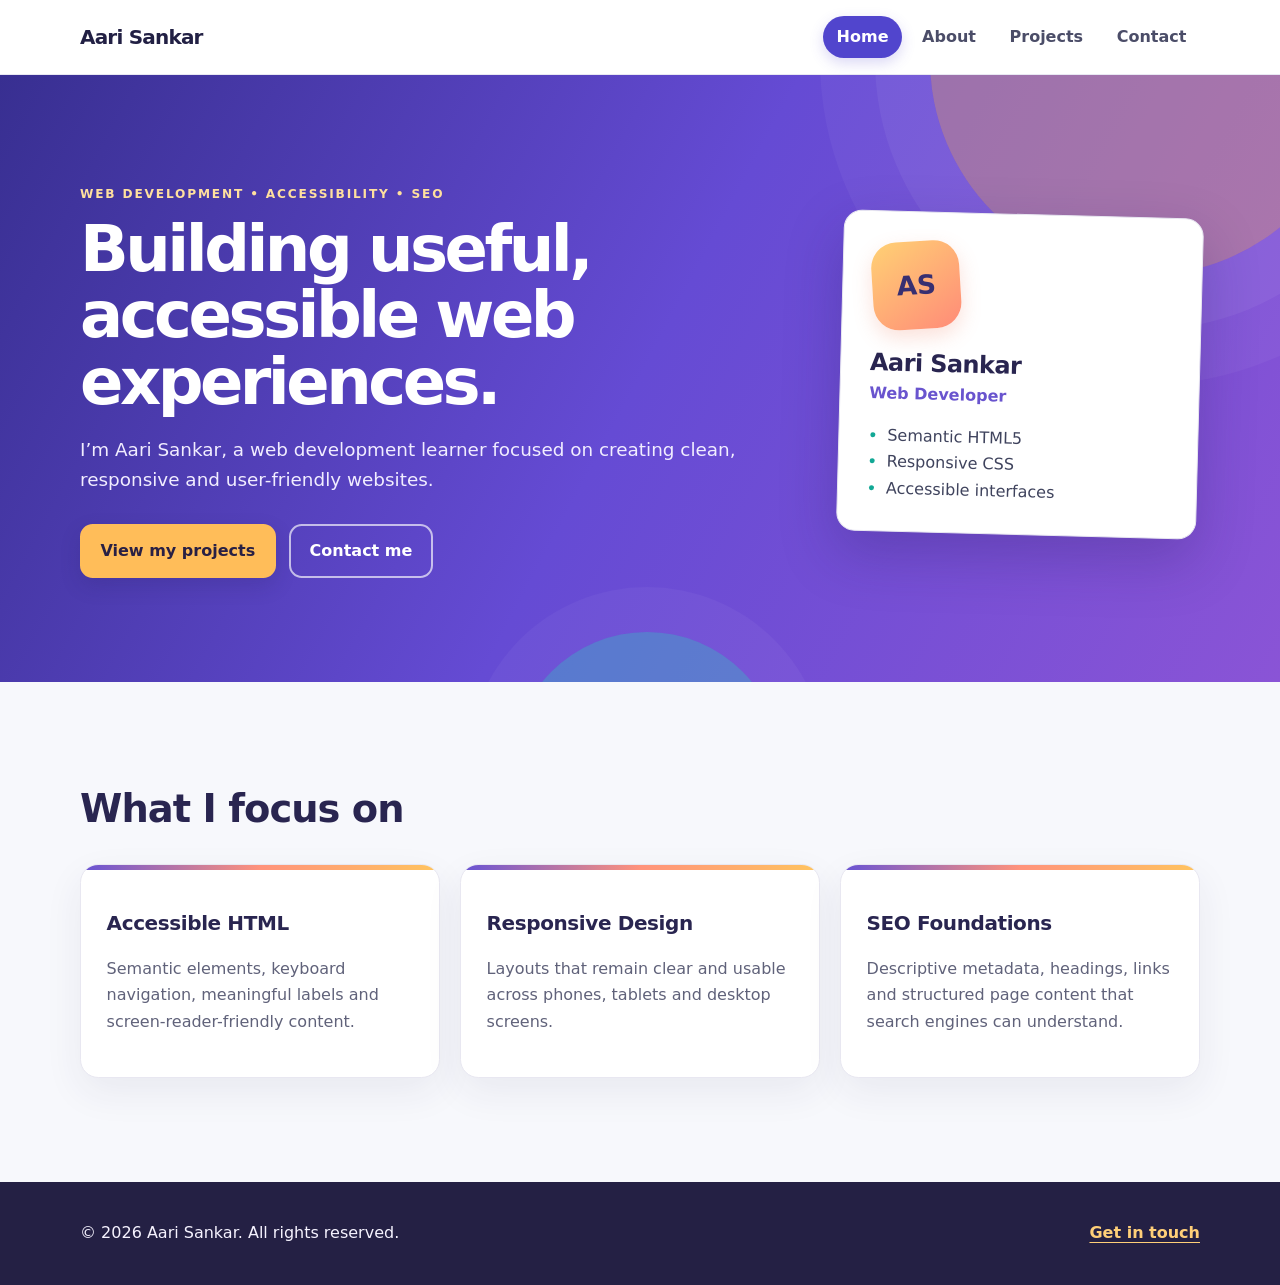
<file: index.html>
<!doctype html>
<html lang="en">
<head>
  <meta charset="utf-8">
  <meta name="viewport" content="width=device-width, initial-scale=1">
  <meta name="description" content="Aari Sankar's accessible personal portfolio showcasing web development projects, skills, and contact information.">
  <meta name="author" content="Aari Sankar">
  <meta name="robots" content="index, follow">
  <link rel="canonical" href="https://example.com/">
  <link rel="stylesheet" href="assets/style.css">
  <title>Aari Sankar | Web Developer Portfolio</title>
</head>
<body>
<a class="skip-link" href="#main-content">Skip to main content</a>
<header class="site-header">
  <div class="container header-inner">
    <a class="brand" href="index.html" aria-label="Aari Sankar home">Aari Sankar</a>
    <nav aria-label="Primary navigation">
      <ul class="nav-list">
        <li><a aria-current="page" href="index.html">Home</a></li>
        <li><a href="about.html">About</a></li>
        <li><a href="projects.html">Projects</a></li>
        <li><a href="contact.html">Contact</a></li>
      </ul>
    </nav>
  </div>
</header>

<main id="main-content">
  <section class="hero" aria-labelledby="hero-title">
    <div class="container hero-grid">
      <div>
        <p class="eyebrow">WEB DEVELOPMENT • ACCESSIBILITY • SEO</p>
        <h1 id="hero-title">Building useful, accessible web experiences.</h1>
        <p class="lead">I’m Aari Sankar, a web development learner focused on creating clean, responsive and user-friendly websites.</p>
        <div class="actions">
          <a class="button" href="projects.html">View my projects</a>
          <a class="button button-secondary" href="contact.html">Contact me</a>
        </div>
      </div>
      <aside class="profile-card" aria-label="Profile summary">
        <div class="avatar" aria-hidden="true">AS</div>
        <h2>Aari Sankar</h2>
        <p>Web Developer</p>
        <ul>
          <li>Semantic HTML5</li>
          <li>Responsive CSS</li>
          <li>Accessible interfaces</li>
        </ul>
      </aside>
    </div>
  </section>

  <section class="section" aria-labelledby="focus-title">
    <div class="container">
      <h2 id="focus-title">What I focus on</h2>
      <div class="cards">
        <article class="card">
          <h3>Accessible HTML</h3>
          <p>Semantic elements, keyboard navigation, meaningful labels and screen-reader-friendly content.</p>
        </article>
        <article class="card">
          <h3>Responsive Design</h3>
          <p>Layouts that remain clear and usable across phones, tablets and desktop screens.</p>
        </article>
        <article class="card">
          <h3>SEO Foundations</h3>
          <p>Descriptive metadata, headings, links and structured page content that search engines can understand.</p>
        </article>
      </div>
    </div>
  </section>
</main>

<footer class="site-footer">
  <div class="container footer-inner">
    <p>&copy; <span id="year">2026</span> Aari Sankar. All rights reserved.</p>
    <a href="contact.html">Get in touch</a>
  </div>
</footer>
<script src="assets/script.js" defer></script>
</body>
</html>
</file>
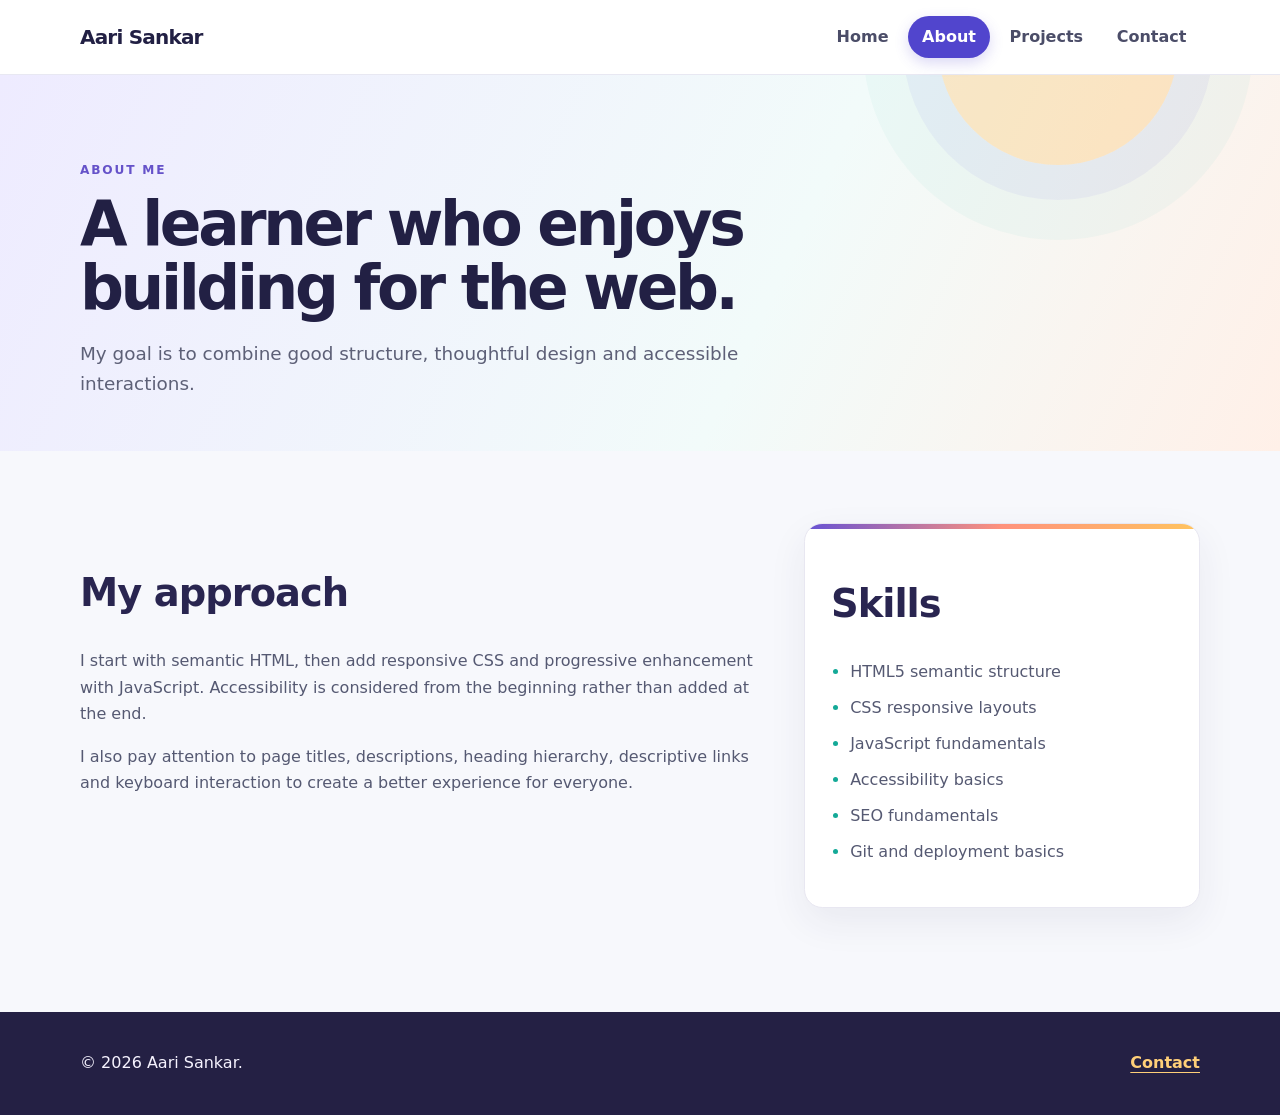
<file: about.html>
<!doctype html>
<html lang="en">
<head>
  <meta charset="utf-8">
  <meta name="viewport" content="width=device-width, initial-scale=1">
  <meta name="description" content="Learn about Aari Sankar, a web development learner interested in accessible and modern websites.">
  <meta name="author" content="Aari Sankar">
  <meta name="robots" content="index, follow">
  <link rel="canonical" href="https://example.com/about.html">
  <link rel="stylesheet" href="assets/style.css">
  <title>About | Aari Sankar</title>
</head>
<body>
<a class="skip-link" href="#main-content">Skip to main content</a>
<header class="site-header">
  <div class="container header-inner">
    <a class="brand" href="index.html">Aari Sankar</a>
    <nav aria-label="Primary navigation">
      <ul class="nav-list">
        <li><a href="index.html">Home</a></li>
        <li><a aria-current="page" href="about.html">About</a></li>
        <li><a href="projects.html">Projects</a></li>
        <li><a href="contact.html">Contact</a></li>
      </ul>
    </nav>
  </div>
</header>

<main id="main-content">
  <section class="page-heading" aria-labelledby="page-title">
    <div class="container">
      <p class="eyebrow">ABOUT ME</p>
      <h1 id="page-title">A learner who enjoys building for the web.</h1>
      <p class="lead">My goal is to combine good structure, thoughtful design and accessible interactions.</p>
    </div>
  </section>

  <section class="section">
    <div class="container content-grid">
      <article>
        <h2>My approach</h2>
        <p>I start with semantic HTML, then add responsive CSS and progressive enhancement with JavaScript. Accessibility is considered from the beginning rather than added at the end.</p>
        <p>I also pay attention to page titles, descriptions, heading hierarchy, descriptive links and keyboard interaction to create a better experience for everyone.</p>
      </article>
      <aside class="card" aria-labelledby="skills-title">
        <h2 id="skills-title">Skills</h2>
        <ul class="check-list">
          <li>HTML5 semantic structure</li>
          <li>CSS responsive layouts</li>
          <li>JavaScript fundamentals</li>
          <li>Accessibility basics</li>
          <li>SEO fundamentals</li>
          <li>Git and deployment basics</li>
        </ul>
      </aside>
    </div>
  </section>
</main>

<footer class="site-footer">
  <div class="container footer-inner">
    <p>&copy; <span id="year">2026</span> Aari Sankar.</p>
    <a href="contact.html">Contact</a>
  </div>
</footer>
<script src="assets/script.js" defer></script>
</body>
</html>
</file>
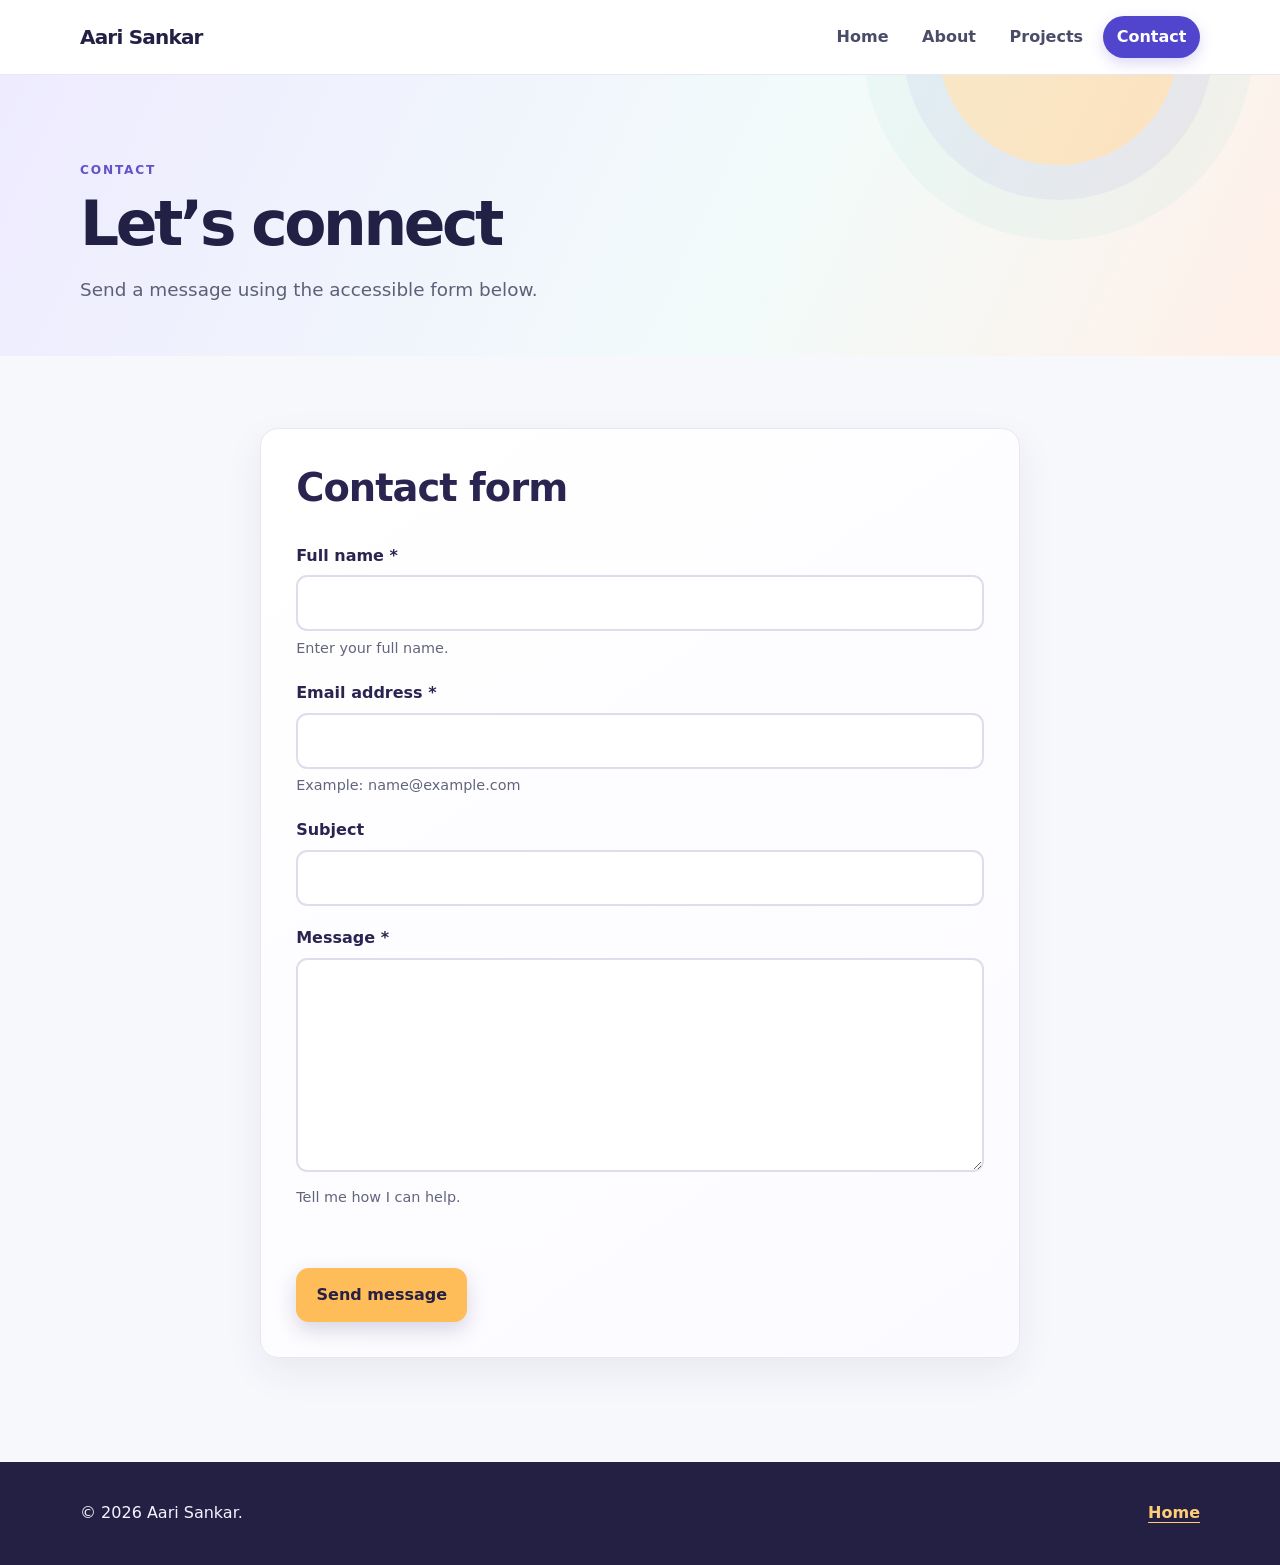
<file: contact.html>
<!doctype html>
<html lang="en">
<head>
  <meta charset="utf-8">
  <meta name="viewport" content="width=device-width, initial-scale=1">
  <meta name="description" content="Contact Aari Sankar through an accessible portfolio contact form.">
  <meta name="author" content="Aari Sankar">
  <meta name="robots" content="index, follow">
  <link rel="canonical" href="https://example.com/contact.html">
  <link rel="stylesheet" href="assets/style.css">
  <title>Contact | Aari Sankar</title>
</head>
<body>
<a class="skip-link" href="#main-content">Skip to main content</a>
<header class="site-header">
  <div class="container header-inner">
    <a class="brand" href="index.html">Aari Sankar</a>
    <nav aria-label="Primary navigation">
      <ul class="nav-list">
        <li><a href="index.html">Home</a></li>
        <li><a href="about.html">About</a></li>
        <li><a href="projects.html">Projects</a></li>
        <li><a aria-current="page" href="contact.html">Contact</a></li>
      </ul>
    </nav>
  </div>
</header>

<main id="main-content">
  <section class="page-heading" aria-labelledby="page-title">
    <div class="container">
      <p class="eyebrow">CONTACT</p>
      <h1 id="page-title">Let’s connect</h1>
      <p class="lead">Send a message using the accessible form below.</p>
    </div>
  </section>

  <section class="section" aria-labelledby="form-title">
    <div class="container form-wrap">
      <form id="contact-form" class="contact-form" action="#" method="post" novalidate>
        <h2 id="form-title">Contact form</h2>

        <div class="form-group">
          <label for="name">Full name <span aria-hidden="true">*</span></label>
          <input id="name" name="name" type="text" autocomplete="name" required aria-required="true" aria-describedby="name-help">
          <p id="name-help" class="help">Enter your full name.</p>
        </div>

        <div class="form-group">
          <label for="email">Email address <span aria-hidden="true">*</span></label>
          <input id="email" name="email" type="email" autocomplete="email" inputmode="email" required aria-required="true" aria-describedby="email-help">
          <p id="email-help" class="help">Example: name@example.com</p>
        </div>

        <div class="form-group">
          <label for="subject">Subject</label>
          <input id="subject" name="subject" type="text" autocomplete="off">
        </div>

        <div class="form-group">
          <label for="message">Message <span aria-hidden="true">*</span></label>
          <textarea id="message" name="message" rows="7" required aria-required="true" aria-describedby="message-help"></textarea>
          <p id="message-help" class="help">Tell me how I can help.</p>
        </div>

        <div id="form-status" class="form-status" role="status" aria-live="polite" tabindex="-1"></div>

        <button class="button" type="submit">Send message</button>
      </form>
    </div>
  </section>
</main>

<footer class="site-footer">
  <div class="container footer-inner">
    <p>&copy; <span id="year">2026</span> Aari Sankar.</p>
    <a href="index.html">Home</a>
  </div>
</footer>
<script src="assets/script.js" defer></script>
</body>
</html>
</file>
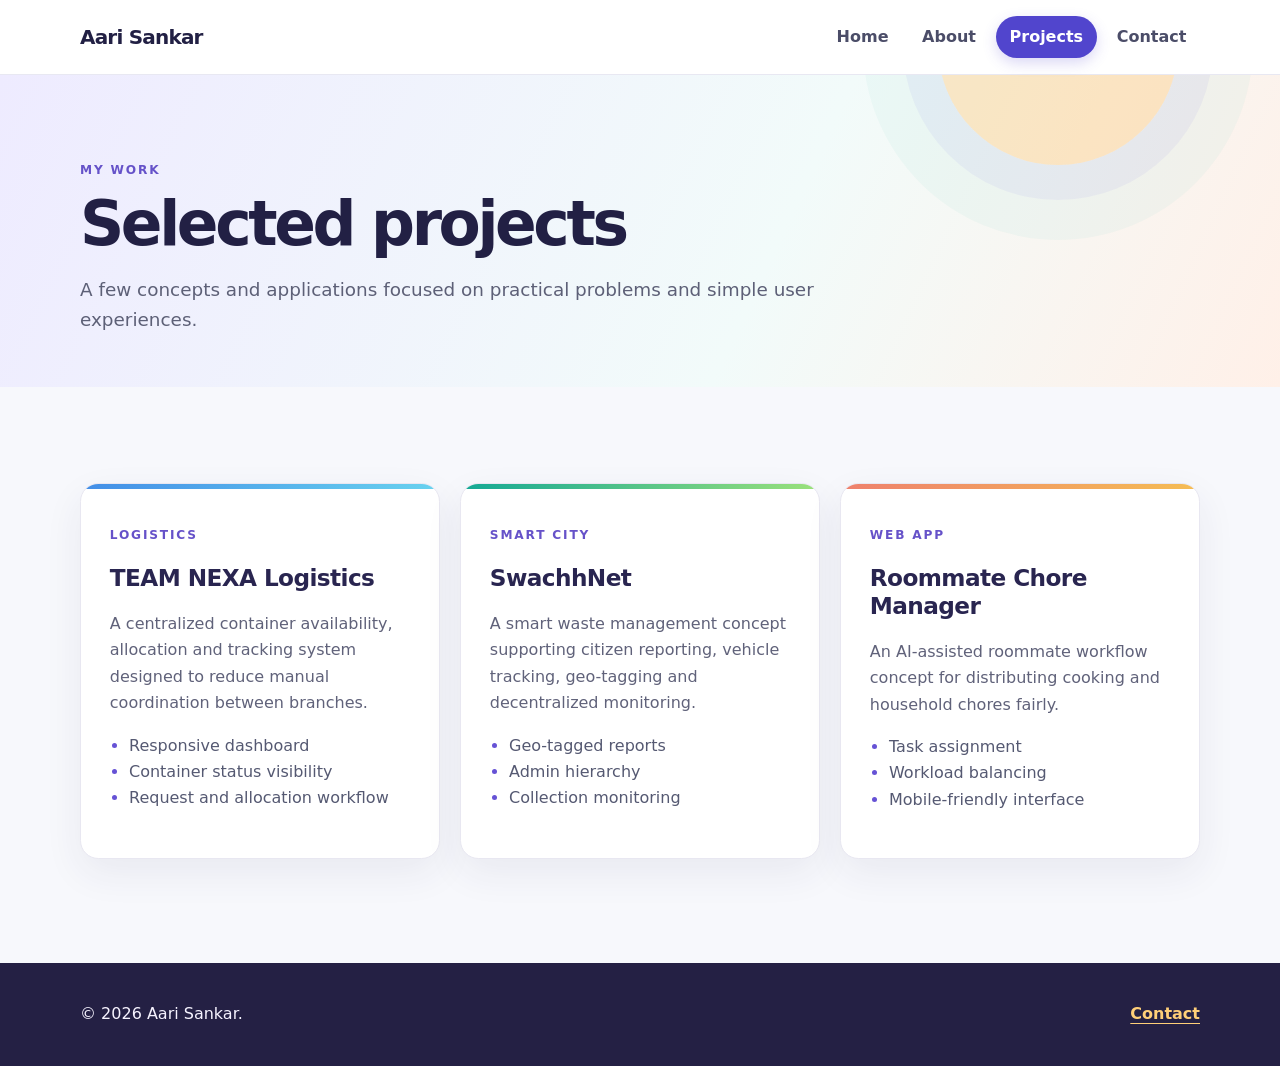
<file: projects.html>
<!doctype html>
<html lang="en">
<head>
  <meta charset="utf-8">
  <meta name="viewport" content="width=device-width, initial-scale=1">
  <meta name="description" content="Selected web projects by Aari Sankar, including logistics and smart waste management concepts.">
  <meta name="author" content="Aari Sankar">
  <meta name="robots" content="index, follow">
  <link rel="canonical" href="https://example.com/projects.html">
  <link rel="stylesheet" href="assets/style.css">
  <title>Projects | Aari Sankar</title>
</head>
<body>
<a class="skip-link" href="#main-content">Skip to main content</a>
<header class="site-header">
  <div class="container header-inner">
    <a class="brand" href="index.html">Aari Sankar</a>
    <nav aria-label="Primary navigation">
      <ul class="nav-list">
        <li><a href="index.html">Home</a></li>
        <li><a href="about.html">About</a></li>
        <li><a aria-current="page" href="projects.html">Projects</a></li>
        <li><a href="contact.html">Contact</a></li>
      </ul>
    </nav>
  </div>
</header>

<main id="main-content">
  <section class="page-heading" aria-labelledby="page-title">
    <div class="container">
      <p class="eyebrow">MY WORK</p>
      <h1 id="page-title">Selected projects</h1>
      <p class="lead">A few concepts and applications focused on practical problems and simple user experiences.</p>
    </div>
  </section>

  <section class="section" aria-labelledby="projects-title">
    <div class="container">
      <h2 id="projects-title" class="visually-hidden">Project list</h2>
      <div class="cards project-grid">
        <article class="card project-card">
          <p class="tag">LOGISTICS</p>
          <h2>TEAM NEXA Logistics</h2>
          <p>A centralized container availability, allocation and tracking system designed to reduce manual coordination between branches.</p>
          <ul>
            <li>Responsive dashboard</li>
            <li>Container status visibility</li>
            <li>Request and allocation workflow</li>
          </ul>
        </article>
        <article class="card project-card">
          <p class="tag">SMART CITY</p>
          <h2>SwachhNet</h2>
          <p>A smart waste management concept supporting citizen reporting, vehicle tracking, geo-tagging and decentralized monitoring.</p>
          <ul>
            <li>Geo-tagged reports</li>
            <li>Admin hierarchy</li>
            <li>Collection monitoring</li>
          </ul>
        </article>
        <article class="card project-card">
          <p class="tag">WEB APP</p>
          <h2>Roommate Chore Manager</h2>
          <p>An AI-assisted roommate workflow concept for distributing cooking and household chores fairly.</p>
          <ul>
            <li>Task assignment</li>
            <li>Workload balancing</li>
            <li>Mobile-friendly interface</li>
          </ul>
        </article>
      </div>
    </div>
  </section>
</main>

<footer class="site-footer">
  <div class="container footer-inner">
    <p>&copy; <span id="year">2026</span> Aari Sankar.</p>
    <a href="contact.html">Contact</a>
  </div>
</footer>
<script src="assets/script.js" defer></script>
</body>
</html>
</file>
<file: assets/style.css>
*{box-sizing:border-box}
html{scroll-behavior:smooth}
body{margin:0;font-family:Inter,ui-sans-serif,system-ui,-apple-system,BlinkMacSystemFont,"Segoe UI",sans-serif;line-height:1.65;color:#17233c;background:#f7f8fc}
a{color:#5145cd;text-underline-offset:4px}
a:focus-visible,button:focus-visible,input:focus-visible,textarea:focus-visible{outline:3px solid #ffb547;outline-offset:4px}
.container{width:min(1120px,90%);margin-inline:auto}
.skip-link{position:absolute;left:1rem;top:-100px;background:#17233c;color:#fff;padding:.75rem 1rem;border-radius:.7rem;z-index:100}
.skip-link:focus{top:1rem}
.site-header{background:rgba(255,255,255,.93);border-bottom:1px solid #e8e8f2;position:sticky;top:0;z-index:10;backdrop-filter:blur(14px)}
.header-inner,.footer-inner{display:flex;align-items:center;justify-content:space-between;gap:1rem;padding:1rem 0}
.brand{font-weight:850;font-size:1.25rem;letter-spacing:-.04em;text-decoration:none;color:#222044}
.nav-list{display:flex;flex-wrap:wrap;gap:.4rem;list-style:none;padding:0;margin:0}
.nav-list a{display:inline-block;padding:.5rem .85rem;border-radius:999px;font-weight:700;text-decoration:none;color:#4b4d68;transition:background .2s ease,color .2s ease,transform .2s ease}
.nav-list a:hover{background:#f1efff;color:#5145cd;transform:translateY(-1px)}
.nav-list a[aria-current="page"]{background:#5145cd;color:#fff;box-shadow:0 5px 14px #5145cd35}
.hero{position:relative;isolation:isolate;overflow:hidden;padding:6rem 0 6.5rem;color:#fff;background:linear-gradient(118deg,#382f91 0%,#654bd4 50%,#8a54d6 100%)}
.hero::before,.hero::after{content:"";position:absolute;z-index:-1;border-radius:50%;pointer-events:none}
.hero::before{width:430px;height:430px;right:-80px;top:-230px;background:#ffbe5c55;box-shadow:0 0 0 55px #ffffff0d,0 0 0 110px #ffffff0a}
.hero::after{width:270px;height:270px;left:40%;bottom:-220px;background:#3ad6c355;box-shadow:0 0 0 45px #ffffff0a}
.hero-grid{display:grid;grid-template-columns:1.45fr .75fr;gap:4rem;align-items:center}
.eyebrow,.tag{font-size:.76rem;letter-spacing:.15em;font-weight:850;text-transform:uppercase}
.eyebrow{color:#ffe09e}
.hero h1{max-width:760px;color:#fff}
h1{font-size:clamp(2.5rem,5vw,4.8rem);line-height:1.04;letter-spacing:-.055em;margin:.35rem 0 1.2rem;color:#222044}
h2{line-height:1.2;letter-spacing:-.025em;color:#292550}
h3{line-height:1.25;letter-spacing:-.02em;color:#292550}
.lead{font-size:1.15rem;max-width:65ch;color:#5d6077}
.hero .lead{max-width:58ch;color:#f1edff}
.actions{display:flex;flex-wrap:wrap;gap:.85rem;margin-top:1.8rem}
.button{display:inline-block;border:2px solid #ffbd59;border-radius:.8rem;background:#ffbd59;color:#292044;padding:.75rem 1.15rem;font:inherit;font-weight:800;text-decoration:none;cursor:pointer;box-shadow:0 8px 20px #241c5a2b;transition:transform .2s ease,box-shadow .2s ease,background .2s ease}
.button:hover{background:#ffce7b;border-color:#ffce7b;transform:translateY(-2px);box-shadow:0 12px 24px #241c5a40}
.button-secondary{background:transparent;border-color:#ffffffa6;color:#fff;box-shadow:none}
.button-secondary:hover{background:#ffffff20;border-color:#fff}
.profile-card,.card,.contact-form{position:relative;background:#fff;border:1px solid #e8e7f1;border-radius:1.15rem;padding:1.6rem;box-shadow:0 14px 38px #29255012}
.profile-card{padding:1.8rem;color:#3f435d;transform:rotate(1.5deg);box-shadow:0 22px 55px #241c5a40}
.profile-card h2{margin-bottom:.15rem}
.profile-card>p{margin-top:.2rem;color:#6954ce;font-weight:750}
.avatar{width:88px;height:88px;border-radius:1.6rem;display:grid;place-items:center;background:linear-gradient(145deg,#ffd174,#ff8b78);color:#382f71;font-size:1.65rem;font-weight:900;box-shadow:0 8px 20px #ed80633d;transform:rotate(-5deg)}
.profile-card ul{padding-left:1.2rem;margin-bottom:0}
.profile-card li::marker{color:#12a895}
.section{padding:4.5rem 0}
.section h2{font-size:clamp(1.8rem,3vw,2.4rem)}
.cards{display:grid;grid-template-columns:repeat(3,1fr);gap:1.25rem;margin-top:1.5rem}
.card{overflow:hidden;transition:transform .22s ease,box-shadow .22s ease,border-color .22s ease}
.card::before{content:"";position:absolute;inset:0 0 auto;height:5px;background:linear-gradient(90deg,#6652d5,#ff927c,#ffc45f)}
.card:hover{transform:translateY(-6px);border-color:#d7d0ff;box-shadow:0 20px 42px #2925501b}
.card p{color:#60627a}
.card h3{font-size:1.25rem}
.card ul{padding-left:1.2rem;color:#555972}
.card li::marker{color:#6652d5}
.page-heading{position:relative;overflow:hidden;padding:4.5rem 0 3.2rem;background:linear-gradient(115deg,#eeebff 0%,#f2fbfa 60%,#fff0e8 100%)}
.page-heading::after{content:"";position:absolute;width:240px;height:240px;right:8%;top:-150px;border-radius:50%;background:#ffbd5950;box-shadow:0 0 0 35px #6652d510,0 0 0 75px #12a8950a;pointer-events:none}
.page-heading .container{position:relative;z-index:1}
.page-heading .eyebrow{color:#6552c9}
.page-heading h1{max-width:850px;font-size:clamp(2.35rem,4.8vw,4rem)}
.page-heading .lead{margin-bottom:0}
.content-grid{display:grid;grid-template-columns:1.4fr .8fr;gap:2rem;align-items:start}
.content-grid article{padding:1rem 0}
.content-grid article p{color:#555972}
.check-list{padding-left:1.2rem}
.check-list li{margin:.6rem 0}
.check-list li::marker{color:#14a997}
.project-grid{align-items:stretch}
.project-card{height:100%;padding:1.8rem}
.project-card:nth-child(1)::before{background:linear-gradient(90deg,#438ee7,#68d2ef)}
.project-card:nth-child(2)::before{background:linear-gradient(90deg,#13a895,#9be17b)}
.project-card:nth-child(3)::before{background:linear-gradient(90deg,#ee806d,#f5bd54)}
.project-card .tag{color:#6652c9}
.project-card h2{font-size:1.45rem}
.form-wrap{max-width:760px}
.contact-form{padding:clamp(1.3rem,4vw,2.2rem);background:linear-gradient(145deg,#fff,#fbfaff)}
.contact-form h2{margin-top:0}
.form-group{margin:1.2rem 0}
label{display:block;font-weight:750;margin-bottom:.4rem;color:#292550}
input,textarea{width:100%;font:inherit;padding:.8rem .9rem;border:2px solid #deddeb;border-radius:.7rem;background:#fff;color:#17233c;transition:border-color .2s ease,box-shadow .2s ease}
input:focus,textarea:focus{border-color:#6652d5;box-shadow:0 0 0 4px #6652d51c;outline:none}
.help{font-size:.9rem;color:#62657d;margin:.35rem 0 0}
.form-status{margin:1rem 0;padding:.7rem;border-radius:.6rem;min-height:0}
.form-status:not(:empty){background:#e9f8f2;border:1px solid #96d7bb;color:#155e4c}
.site-footer{background:#242044;color:#f6f3ff;margin-top:2rem}
.site-footer a{color:#ffcf78;font-weight:700}
.footer-inner{padding:1.4rem 0}
.visually-hidden{position:absolute!important;width:1px;height:1px;padding:0;margin:-1px;overflow:hidden;clip:rect(0,0,0,0);white-space:nowrap;border:0}
@media(max-width:760px){.hero-grid,.content-grid,.cards{grid-template-columns:1fr}.hero-grid{gap:2.2rem}.profile-card{max-width:440px;transform:none}.header-inner{align-items:flex-start;flex-direction:column}.hero{padding:4rem 0 4.5rem}.nav-list{gap:.2rem}.nav-list a{padding:.4rem .65rem}.section{padding:3.5rem 0}.cards{gap:1rem}}
@media(prefers-reduced-motion:reduce){html{scroll-behavior:auto}*,*::before,*::after{transition:none!important;animation:none!important}}
</file>
